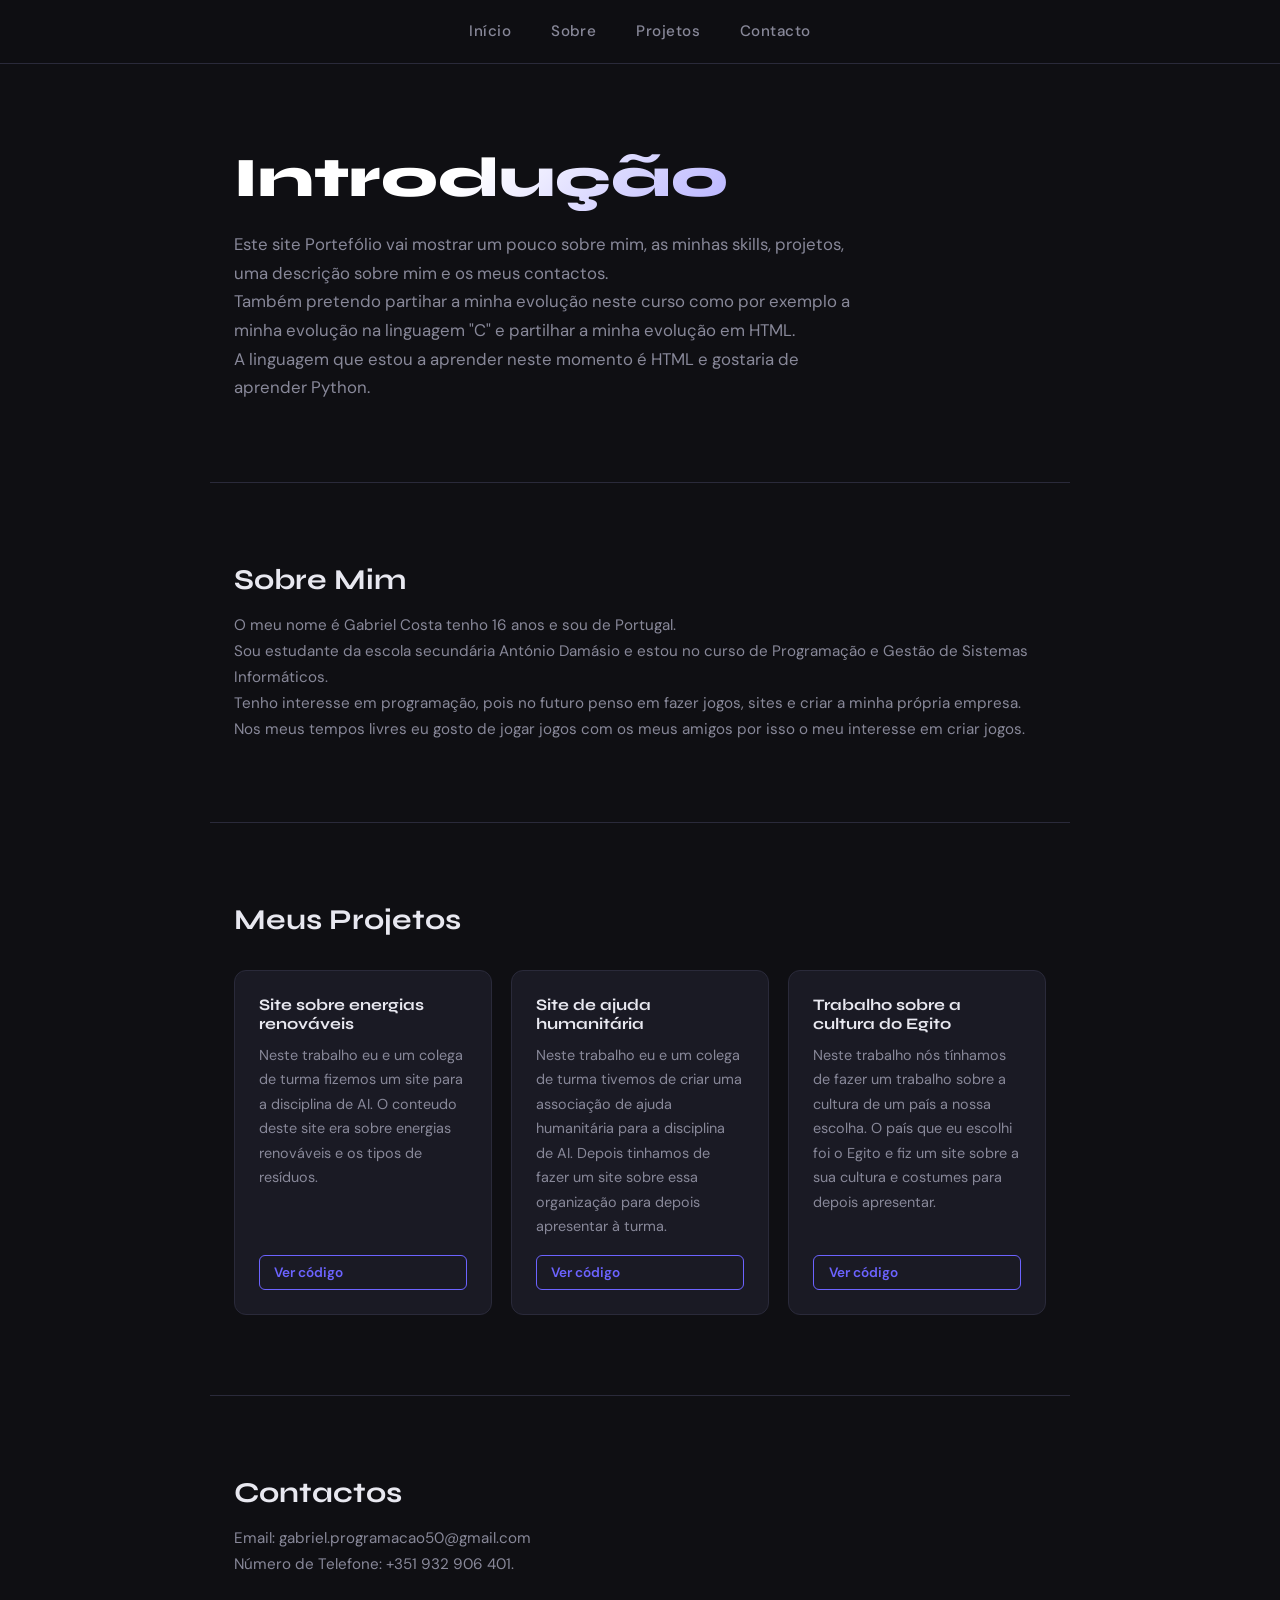
<file: index.html>
<!DOCTYPE html>
<html lang="pt-PT">

<head>
    <meta charset="UTF-8">
    <title>O Meu Portefólio</title>
    <link rel="stylesheet" href="style.css">
</head>

<body>
    <nav>
        <a href="#home">Início</a>
        <a href="#sobre">Sobre</a>
        <a href="#projetos">Projetos</a>
        <a href="#contacto">Contacto</a>
    </nav>

    <section id="home">
        <h1>Introdução</h1>
        <p>Este site Portefólio vai mostrar um pouco sobre mim, as minhas skills, projetos, uma descrição sobre mim e os
            meus contactos. <br>
            Também pretendo partihar a minha evolução neste curso como por exemplo a minha evolução na linguagem "C" e
            partilhar a minha evolução em HTML. <br>
            A linguagem que estou a aprender neste momento é HTML e gostaria de aprender Python.</p>
    </section>

    <section id="sobre">
        <h2>Sobre Mim</h2>
        <p>O meu nome é Gabriel Costa tenho 16 anos e sou de Portugal. <br>
            Sou estudante da escola secundária António Damásio e estou no curso de Programação e Gestão de Sistemas
            Informáticos. <br>
            Tenho interesse em programação, pois no futuro penso em fazer jogos, sites e criar a minha própria empresa.
            <br>
            Nos meus tempos livres eu gosto de jogar jogos com os meus amigos por isso o meu interesse em criar jogos.
        </p>
    </section>

    <section id="projetos">
        <h2>Meus Projetos</h2>

        <div class="flex-container">
            <div class="flex-item">
                <h3>Site sobre energias renováveis</h3>
                <p>
                    Neste trabalho eu e um colega de turma fizemos um site para a disciplina de AI.
                    O conteudo deste site era sobre energias renováveis e os tipos de resíduos.
                </p>
                <a href="projeto1.html">Ver código</a>
            </div>
            <div class="flex-item">
                <h3>Site de ajuda humanitária</h3>
                <p>
                   Neste trabalho eu e um colega de turma tivemos de criar uma associação de ajuda humanitária para a disciplina de AI.
                   Depois tinhamos  de fazer um site sobre essa organização para depois apresentar à turma.
                </p>
                <a href="projeto2.html">Ver código</a>
            </div>
            <div class="flex-item">
                <h3>Trabalho sobre a cultura do Egito</h3>
                <p>
                    Neste trabalho nós tínhamos de fazer um trabalho sobre a cultura de um país a nossa escolha.
                    O país que eu escolhi foi o Egito e fiz um site sobre a sua cultura e costumes para depois apresentar.
                </p>
                <a href="projeto3.html">Ver código</a>
            </div>
        </div>
    </section>

    <section id="contacto">
        <h2>Contactos</h2>
        <p>Email: gabriel.programacao50@gmail.com</p>
        <p>Número de Telefone: +351 932 906 401.</p>
    </section>
</body>

</html>
</file>
<file: style.css>
/* ===========================
   IMPORTS & VARIÁVEIS
=========================== */
@import url('https://fonts.googleapis.com/css2?family=Syne:wght@400;600;700;800&family=DM+Sans:wght@300;400;500&display=swap');

:root {
  --bg: #0f0f13;
  --surface: #1a1a24;
  --border: #2a2a3a;
  --accent: #6c63ff;
  --text: #e8e8f0;
  --text-muted: #888899;
  --radius: 12px;
  --font-head: 'Syne', sans-serif;
  --font-body: 'DM Sans', sans-serif;
  --nav-h: 64px;
}

/* ===========================
   RESET
=========================== */
*, *::before, *::after { box-sizing: border-box; margin: 0; padding: 0; }
html { scroll-behavior: smooth; }

body {
  background: var(--bg);
  color: var(--text);
  font-family: var(--font-body);
  font-size: 1rem;
  line-height: 1.7;
}

a { color: var(--accent); text-decoration: none; }
a:hover { text-decoration: underline; }

h1, h2, h3 {
  font-family: var(--font-head);
  line-height: 1.2;
}

/* ===========================
   NAV (index.html)
=========================== */
nav {
  position: sticky;
  top: 0;
  z-index: 100;
  height: var(--nav-h);
  display: flex;
  align-items: center;
  justify-content: center;
  gap: 2.5rem;
  background: rgba(15,15,19,0.88);
  backdrop-filter: blur(12px);
  border-bottom: 1px solid var(--border);
}

nav a {
  color: var(--text-muted);
  font-weight: 500;
  font-size: 0.95rem;
  letter-spacing: 0.03em;
  transition: color 0.2s;
}

nav a:hover { color: var(--text); text-decoration: none; }

/* ===========================
   SECTIONS (index.html)
=========================== */
section {
  max-width: 860px;
  margin: 0 auto;
  padding: 80px 24px;
}

section + section {
  border-top: 1px solid var(--border);
}

/* Home */
#home h1 {
  font-size: clamp(2rem, 5vw, 3.5rem);
  font-weight: 800;
  background: linear-gradient(135deg, #fff 30%, var(--accent));
  -webkit-background-clip: text;
  -webkit-text-fill-color: transparent;
  background-clip: text;
  margin-bottom: 1.2rem;
}

#home p { color: var(--text-muted); font-size: 1.05rem; max-width: 640px; }

/* Sobre */
#sobre h2, #projetos h2, #contacto h2 {
  font-size: 1.8rem;
  margin-bottom: 1rem;
  color: var(--text);
}

#sobre p, #contacto p { color: var(--text-muted); font-size: 0.95rem; }

/* Projetos */
#projetos h2 { margin-bottom: 2rem; }

.flex-container {
  display: grid;
  grid-template-columns: repeat(auto-fit, minmax(220px, 1fr));
  gap: 1.2rem;
}

.flex-item {
  background: var(--surface);
  border: 1px solid var(--border);
  border-radius: var(--radius);
  padding: 1.5rem;
  transition: border-color 0.2s, transform 0.2s;
  display: flex;
  flex-direction: column;
}

.flex-item:hover {
  border-color: var(--accent);
  transform: translateY(-3px);
}

.flex-item h3 { font-size: 1rem; margin-bottom: 0.6rem; color: var(--text); }
.flex-item p  { font-size: 0.9rem; color: var(--text-muted); margin-bottom: 1rem; flex-grow: 1; }

.flex-item a {
  display: inline-block;
  font-size: 0.85rem;
  font-weight: 600;
  color: var(--accent);
  border: 1px solid var(--accent);
  padding: 0.3rem 0.9rem;
  border-radius: 6px;
  transition: background 0.2s, color 0.2s;
}

.flex-item a:hover {
  background: var(--accent);
  color: #fff;
  text-decoration: none;
}

/* ===========================
   PÁGINAS DE PROJETO
   (projeto1/2/3.html)
=========================== */
body:not(:has(nav)):not(:has(section)) main,
body > h1:first-child,
body > p,
body > a[href="index.html"] {
  /* estilos aplicados abaixo via seletor direto */
}

/* Layout geral das páginas de projeto */
body:has(> h1) {
  display: flex;
  flex-direction: column;
  min-height: 100vh;
  padding: 0;
}

/* Barra de topo simulada nas páginas de projeto */
body:has(> h1)::before {
  content: '';
  display: block;
  height: 4px;
  background: linear-gradient(90deg, var(--accent), #ff6584);
}

/* Wrapper do conteúdo */
body:has(> h1) > * {
  max-width: 700px;
  width: 100%;
  margin-left: auto;
  margin-right: auto;
  padding-left: 24px;
  padding-right: 24px;
}

body:has(> h1) > h1 {
  margin-top: 3rem;
  margin-bottom: 1rem;
  font-size: clamp(1.8rem, 4vw, 2.8rem);
  font-weight: 800;
  background: linear-gradient(135deg, #fff 30%, var(--accent));
  -webkit-background-clip: text;
  -webkit-text-fill-color: transparent;
  background-clip: text;
}

body:has(> h1) > p {
  color: var(--text-muted);
  font-size: 1rem;
  margin-bottom: 0.5rem;
}

body:has(> h1) > br { display: none; }

body:has(> h1) > a[href="index.html"] {
  display: inline-block;
  margin-top: 2rem;
  margin-bottom: 3rem;
  color: var(--text-muted);
  font-size: 0.9rem;
  font-weight: 500;
  border: 1px solid var(--border);
  padding: 0.45rem 1rem;
  border-radius: 8px;
  transition: border-color 0.2s, color 0.2s;
}

body:has(> h1) > a[href="index.html"]:hover {
  border-color: var(--accent);
  color: var(--accent);
  text-decoration: none;
}

/* ===========================
   RESPONSIVE
=========================== */
@media (max-width: 600px) {
  nav { gap: 1.2rem; }
  nav a { font-size: 0.85rem; }
  .flex-container { grid-template-columns: 1fr; }
}
</file>
